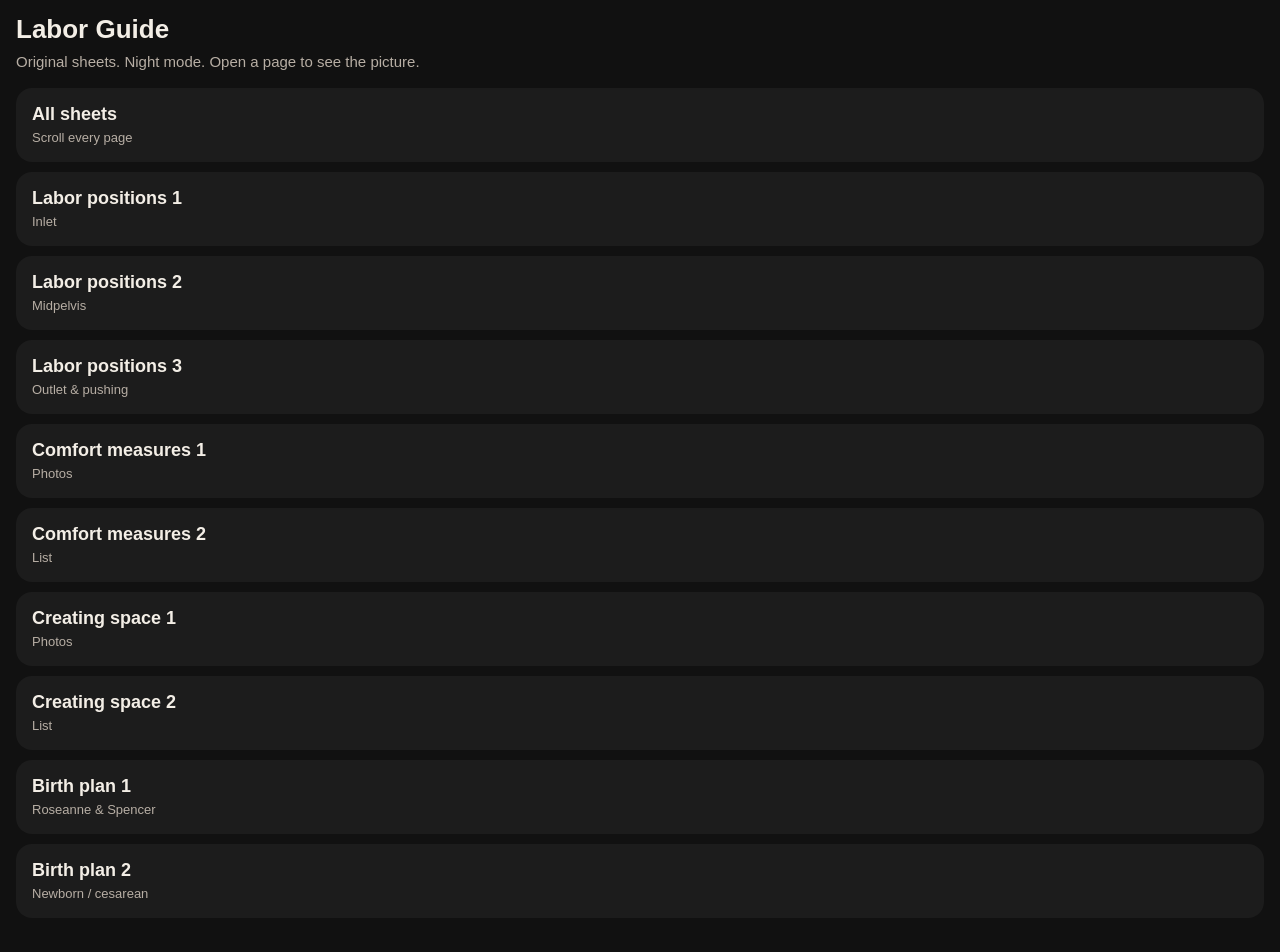
<file: index.html>
<!DOCTYPE html>
<html lang="en"><head>
<meta charset="utf-8">
<meta name="viewport" content="width=device-width, initial-scale=1, viewport-fit=cover">
<meta name="apple-mobile-web-app-capable" content="yes">
<meta name="apple-mobile-web-app-title" content="Labor Guide">
<meta name="apple-mobile-web-app-status-bar-style" content="black-translucent">
<meta name="theme-color" content="#111">
<title>Labor Guide</title>
<link rel="manifest" href="manifest.json">
<link rel="apple-touch-icon" href="icon-180.png">
<style>
:root{--bg:#111;--fg:#f3eee6;--muted:#b7aea4;--card:#1c1c1c}
*{box-sizing:border-box;margin:0;padding:0}
html,body{background:var(--bg);color:var(--fg);font-family:-apple-system,BlinkMacSystemFont,sans-serif}
body{padding:calc(14px + env(safe-area-inset-top,0px)) 16px calc(24px + env(safe-area-inset-bottom,0px))}
h1{font-size:26px;margin-bottom:6px}
p{color:var(--muted);margin-bottom:16px;font-size:15px;line-height:1.4}
a{display:block;background:var(--card);color:var(--fg);text-decoration:none;border-radius:16px;padding:16px;margin:0 0 10px;min-height:64px}
strong{display:block;font-size:18px;margin-bottom:3px}
span{color:var(--muted);font-size:13px}
</style>
</head><body>
<h1>Labor Guide</h1>
<p>Original sheets. Night mode. Open a page to see the picture.</p>
<a href="all.html"><strong>All sheets</strong><span>Scroll every page</span></a>
<a href="labor-1.html"><strong>Labor positions 1</strong><span>Inlet</span></a>
<a href="labor-2.html"><strong>Labor positions 2</strong><span>Midpelvis</span></a>
<a href="labor-3.html"><strong>Labor positions 3</strong><span>Outlet &amp; pushing</span></a>
<a href="comfort-1.html"><strong>Comfort measures 1</strong><span>Photos</span></a>
<a href="comfort-2.html"><strong>Comfort measures 2</strong><span>List</span></a>
<a href="space-1.html"><strong>Creating space 1</strong><span>Photos</span></a>
<a href="space-2.html"><strong>Creating space 2</strong><span>List</span></a>
<a href="plan-1.html"><strong>Birth plan 1</strong><span>Roseanne &amp; Spencer</span></a>
<a href="plan-2.html"><strong>Birth plan 2</strong><span>Newborn / cesarean</span></a>
<script>
if ('serviceWorker' in navigator) navigator.serviceWorker.register('sw.js');
</script>
</body></html>
</file>
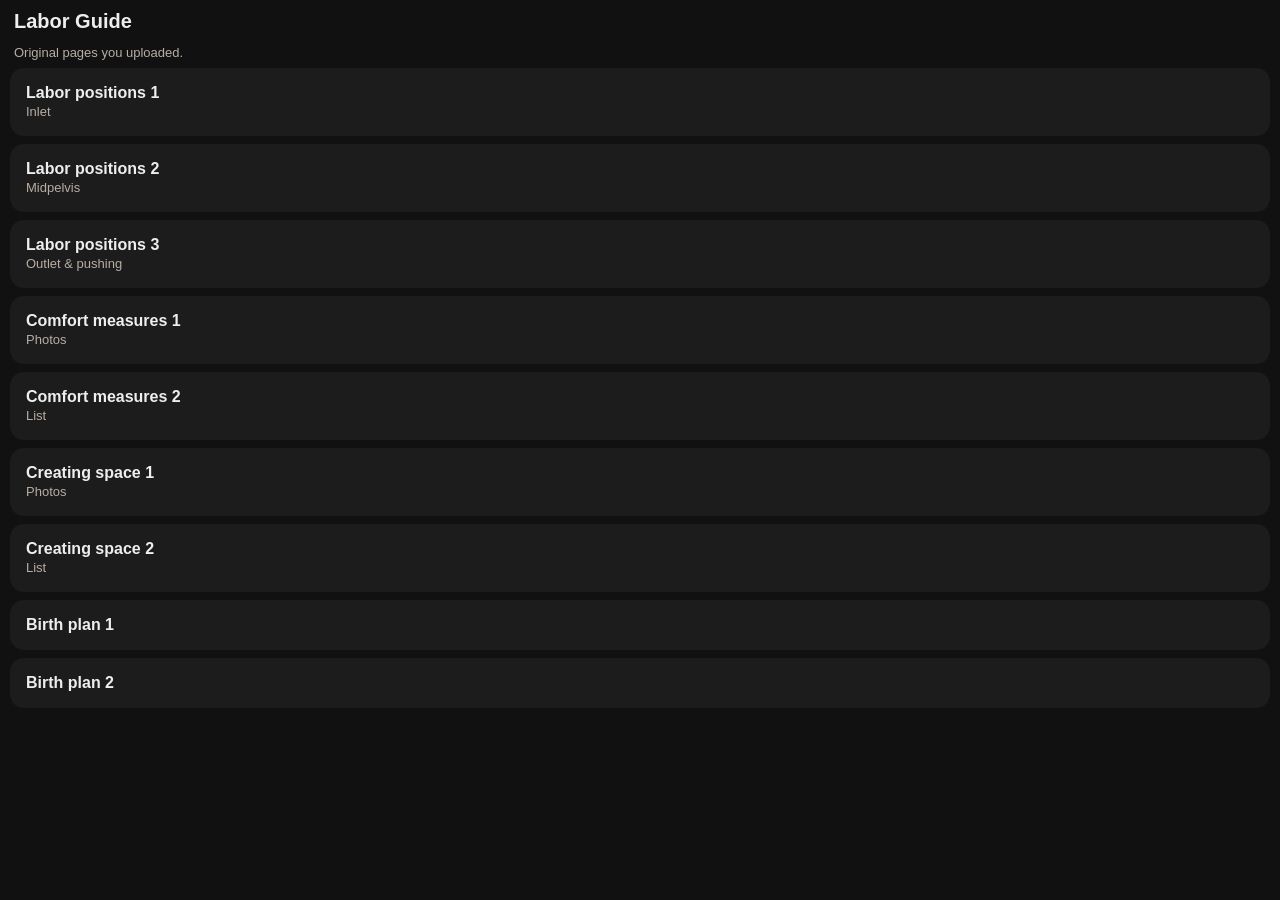
<file: app.html>
<!DOCTYPE html>
<html lang="en"><head>
<meta charset="utf-8">
<meta name="viewport" content="width=device-width, initial-scale=1, viewport-fit=cover">
<meta name="apple-mobile-web-app-capable" content="yes">
<meta name="apple-mobile-web-app-title" content="Labor Guide">
<meta name="theme-color" content="#111">
<title>Labor Guide</title>
<style>
*{box-sizing:border-box;margin:0;padding:0}
body{background:#111;color:#eee;font-family:-apple-system,sans-serif;padding:calc(10px + env(safe-area-inset-top,0px)) 10px calc(20px + env(safe-area-inset-bottom,0px))}
h1{font-size:20px;margin:0 4px 12px}
button.row{display:block;width:100%;text-align:left;background:#1c1c1c;color:#eee;border:0;border-radius:14px;padding:16px;margin:0 0 8px;font:inherit}
button.row strong{display:block;font-size:16px}
button.row span{color:#b7aea4;font-size:13px}
.back{color:#eee;background:none;border:0;font:inherit;margin:0 4px 10px}
img.sheet{width:100%;border-radius:12px;display:block;background:#000}
p.note{color:#b7aea4;font-size:13px;margin:8px 4px}
</style></head><body>
<div id="home">
<h1>Labor Guide</h1>
<p class="note">Original pages you uploaded.</p>
<button class="row" data-id="labor-1"><strong>Labor positions 1</strong><span>Inlet</span></button>
<button class="row" data-id="labor-2"><strong>Labor positions 2</strong><span>Midpelvis</span></button>
<button class="row" data-id="labor-3"><strong>Labor positions 3</strong><span>Outlet & pushing</span></button>
<button class="row" data-id="comfort-1"><strong>Comfort measures 1</strong><span>Photos</span></button>
<button class="row" data-id="comfort-2"><strong>Comfort measures 2</strong><span>List</span></button>
<button class="row" data-id="space-1"><strong>Creating space 1</strong><span>Photos</span></button>
<button class="row" data-id="space-2"><strong>Creating space 2</strong><span>List</span></button>
<button class="row" data-id="plan-1"><strong>Birth plan 1</strong></button>
<button class="row" data-id="plan-2"><strong>Birth plan 2</strong></button>
</div>
<div id="view" hidden>
<button class="back" id="back">‹ All pages</button>
<p class="note" id="title"></p>
<img class="sheet" id="pic" alt="Sheet page">
</div>
<script>
const RAW = 'https://raw.githubusercontent.com/smonro-dot/monro-labor-guide/main/img/';
const titles = {
  'labor-1':'Labor positions · Inlet',
  'labor-2':'Labor positions · Midpelvis',
  'labor-3':'Labor positions · Outlet & pushing',
  'comfort-1':'Comfort measures · photos',
  'comfort-2':'Comfort measures · list',
  'space-1':'Creating space · photos',
  'space-2':'Creating space · list',
  'plan-1':'Birth plan · page 1',
  'plan-2':'Birth plan · page 2'
};
const home = document.getElementById('home');
const view = document.getElementById('view');
const pic = document.getElementById('pic');
const title = document.getElementById('title');
document.querySelectorAll('button.row').forEach(btn => {
  btn.addEventListener('click', async () => {
    const id = btn.dataset.id;
    title.textContent = 'Loading ' + titles[id] + '…';
    pic.removeAttribute('src');
    home.hidden = true; view.hidden = false;
    try {
      const res = await fetch(RAW + id + '.b64');
      const b64 = (await res.text()).trim();
      pic.src = 'data:image/jpeg;base64,' + b64;
      title.textContent = titles[id];
    } catch (e) {
      title.textContent = 'Could not load page. Check signal and try again.';
    }
  });
});
document.getElementById('back').addEventListener('click', () => {
  view.hidden = true; home.hidden = false; pic.removeAttribute('src');
});
</script>
</body></html>
</file>
